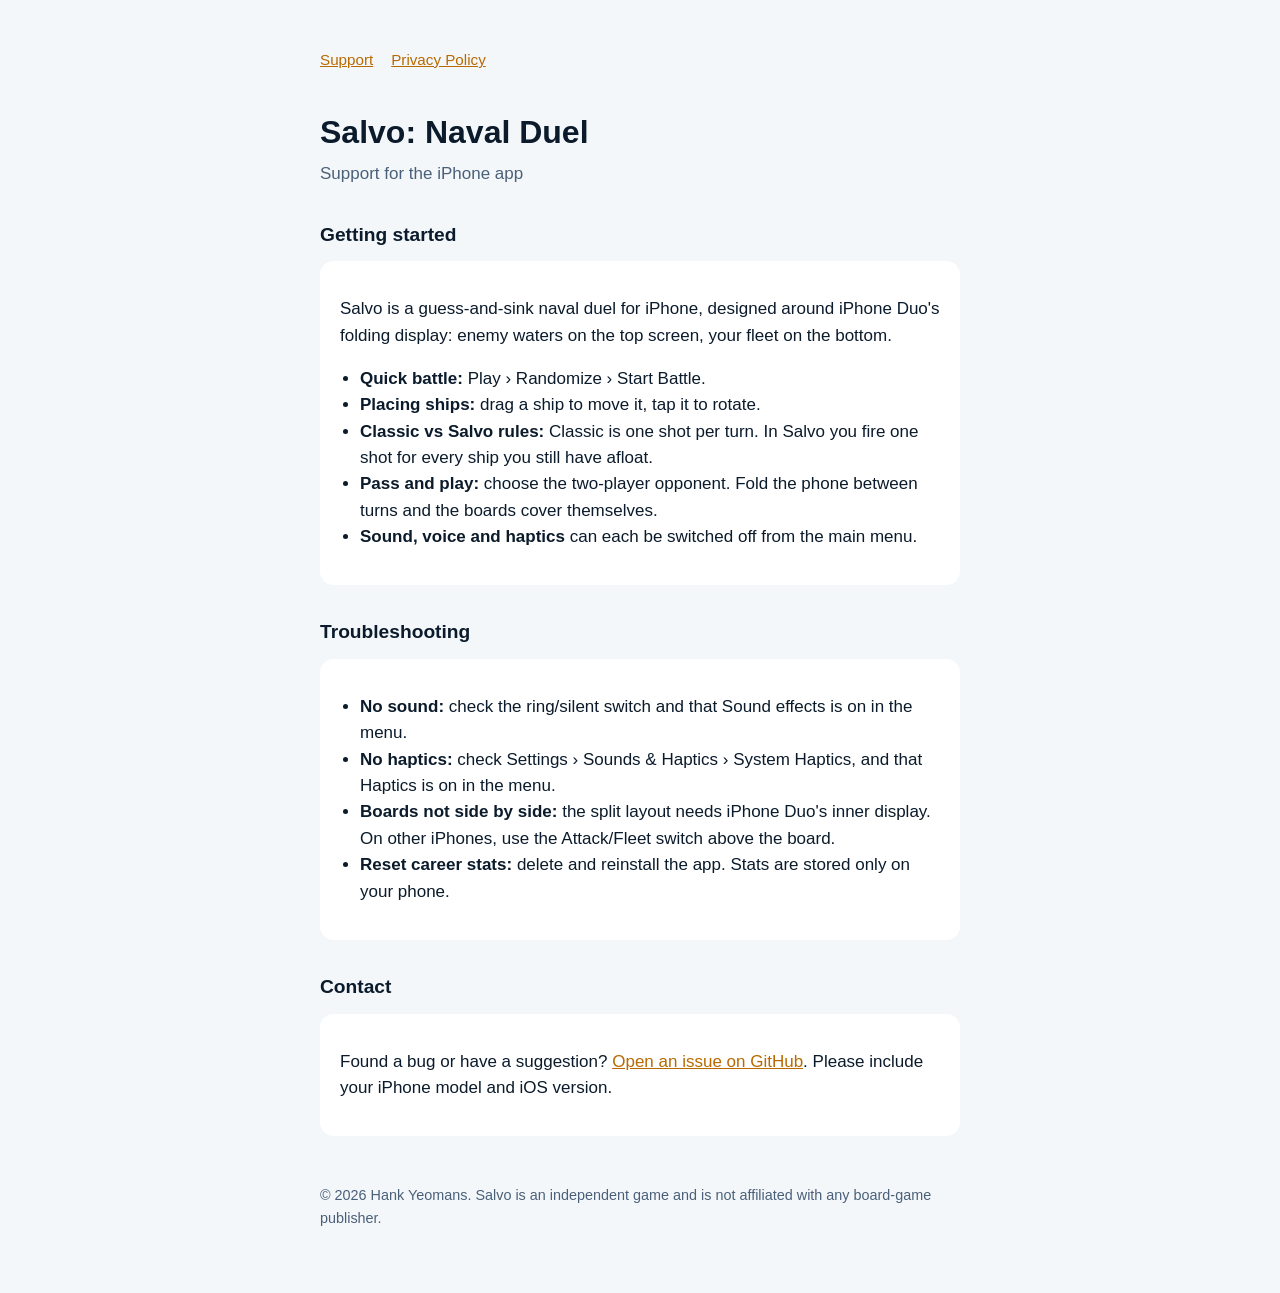
<file: index.html>
<!DOCTYPE html>
<html lang="en"><head><meta charset="utf-8"><meta name="viewport" content="width=device-width,initial-scale=1">
<title>Salvo: Naval Duel — Support</title><link rel="stylesheet" href="style.css"></head>
<body><main>
<nav><a href="./">Support</a><a href="privacy.html">Privacy Policy</a></nav>
<h1>Salvo: Naval Duel</h1>
<p class="sub">Support for the iPhone app</p>

<h2>Getting started</h2>
<div class="card">
<p>Salvo is a guess-and-sink naval duel for iPhone, designed around iPhone Duo's folding display: enemy waters on the top screen, your fleet on the bottom.</p>
<ul>
<li><strong>Quick battle:</strong> Play › Randomize › Start Battle.</li>
<li><strong>Placing ships:</strong> drag a ship to move it, tap it to rotate.</li>
<li><strong>Classic vs Salvo rules:</strong> Classic is one shot per turn. In Salvo you fire one shot for every ship you still have afloat.</li>
<li><strong>Pass and play:</strong> choose the two-player opponent. Fold the phone between turns and the boards cover themselves.</li>
<li><strong>Sound, voice and haptics</strong> can each be switched off from the main menu.</li>
</ul>
</div>

<h2>Troubleshooting</h2>
<div class="card">
<ul>
<li><strong>No sound:</strong> check the ring/silent switch and that Sound effects is on in the menu.</li>
<li><strong>No haptics:</strong> check Settings › Sounds &amp; Haptics › System Haptics, and that Haptics is on in the menu.</li>
<li><strong>Boards not side by side:</strong> the split layout needs iPhone Duo's inner display. On other iPhones, use the Attack/Fleet switch above the board.</li>
<li><strong>Reset career stats:</strong> delete and reinstall the app. Stats are stored only on your phone.</li>
</ul>
</div>

<h2>Contact</h2>
<div class="card">
<p>Found a bug or have a suggestion? <a href="https://github.com/hfyeomans/salvo-support/issues">Open an issue on GitHub</a>. Please include your iPhone model and iOS version.</p>
</div>

<footer>© 2026 Hank Yeomans. Salvo is an independent game and is not affiliated with any board-game publisher.</footer>
</main></body></html>
</file>
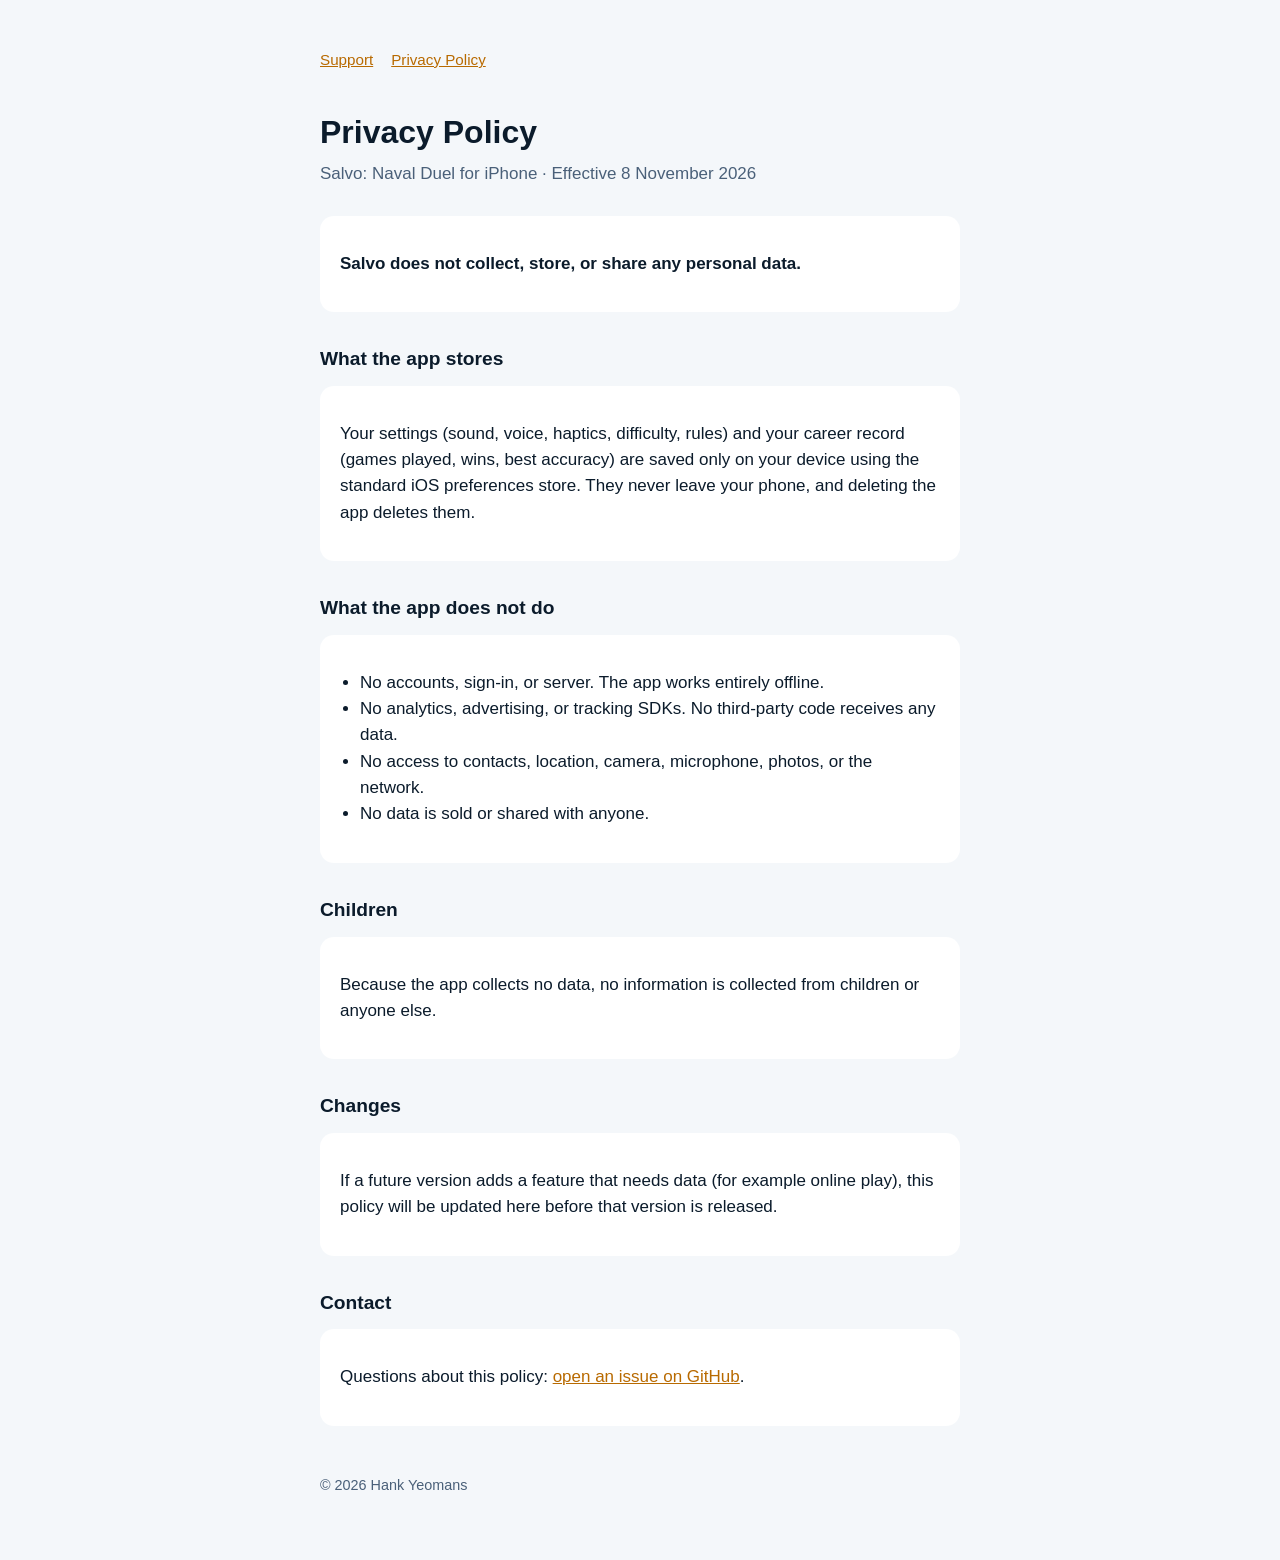
<file: privacy.html>
<!DOCTYPE html>
<html lang="en"><head><meta charset="utf-8"><meta name="viewport" content="width=device-width,initial-scale=1">
<title>Salvo: Naval Duel — Privacy Policy</title><link rel="stylesheet" href="style.css"></head>
<body><main>
<nav><a href="./">Support</a><a href="privacy.html">Privacy Policy</a></nav>
<h1>Privacy Policy</h1>
<p class="sub">Salvo: Naval Duel for iPhone · Effective 8 November 2026</p>

<div class="card">
<p><strong>Salvo does not collect, store, or share any personal data.</strong></p>
</div>

<h2>What the app stores</h2>
<div class="card">
<p>Your settings (sound, voice, haptics, difficulty, rules) and your career record (games played, wins, best accuracy) are saved only on your device using the standard iOS preferences store. They never leave your phone, and deleting the app deletes them.</p>
</div>

<h2>What the app does not do</h2>
<div class="card">
<ul>
<li>No accounts, sign-in, or server. The app works entirely offline.</li>
<li>No analytics, advertising, or tracking SDKs. No third-party code receives any data.</li>
<li>No access to contacts, location, camera, microphone, photos, or the network.</li>
<li>No data is sold or shared with anyone.</li>
</ul>
</div>

<h2>Children</h2>
<div class="card">
<p>Because the app collects no data, no information is collected from children or anyone else.</p>
</div>

<h2>Changes</h2>
<div class="card">
<p>If a future version adds a feature that needs data (for example online play), this policy will be updated here before that version is released.</p>
</div>

<h2>Contact</h2>
<div class="card">
<p>Questions about this policy: <a href="https://github.com/hfyeomans/salvo-support/issues">open an issue on GitHub</a>.</p>
</div>

<footer>© 2026 Hank Yeomans</footer>
</main></body></html>
</file>
<file: style.css>
:root{color-scheme:light dark;--bg:#0b1b2b;--fg:#e8eef5;--muted:#9fb3c8;--accent:#ffb347;--card:#122a40}
@media (prefers-color-scheme: light){:root{--bg:#f4f7fa;--fg:#0b1b2b;--muted:#4a6079;--accent:#b86a00;--card:#ffffff}}
*{box-sizing:border-box}body{margin:0;background:var(--bg);color:var(--fg);font:17px/1.55 -apple-system,BlinkMacSystemFont,"SF Pro Text",Helvetica,Arial,sans-serif}
main{max-width:680px;margin:0 auto;padding:48px 20px 64px}h1{font-size:2rem;margin:0 0 4px}h2{font-size:1.2rem;margin:32px 0 8px}
.sub{color:var(--muted);margin:0 0 28px}a{color:var(--accent)}nav a{margin-right:18px}nav{margin-bottom:36px;font-size:.95rem}
.card{background:var(--card);border-radius:14px;padding:18px 20px;margin:12px 0}ul{padding-left:20px}footer{margin-top:48px;color:var(--muted);font-size:.9rem}
</file>
